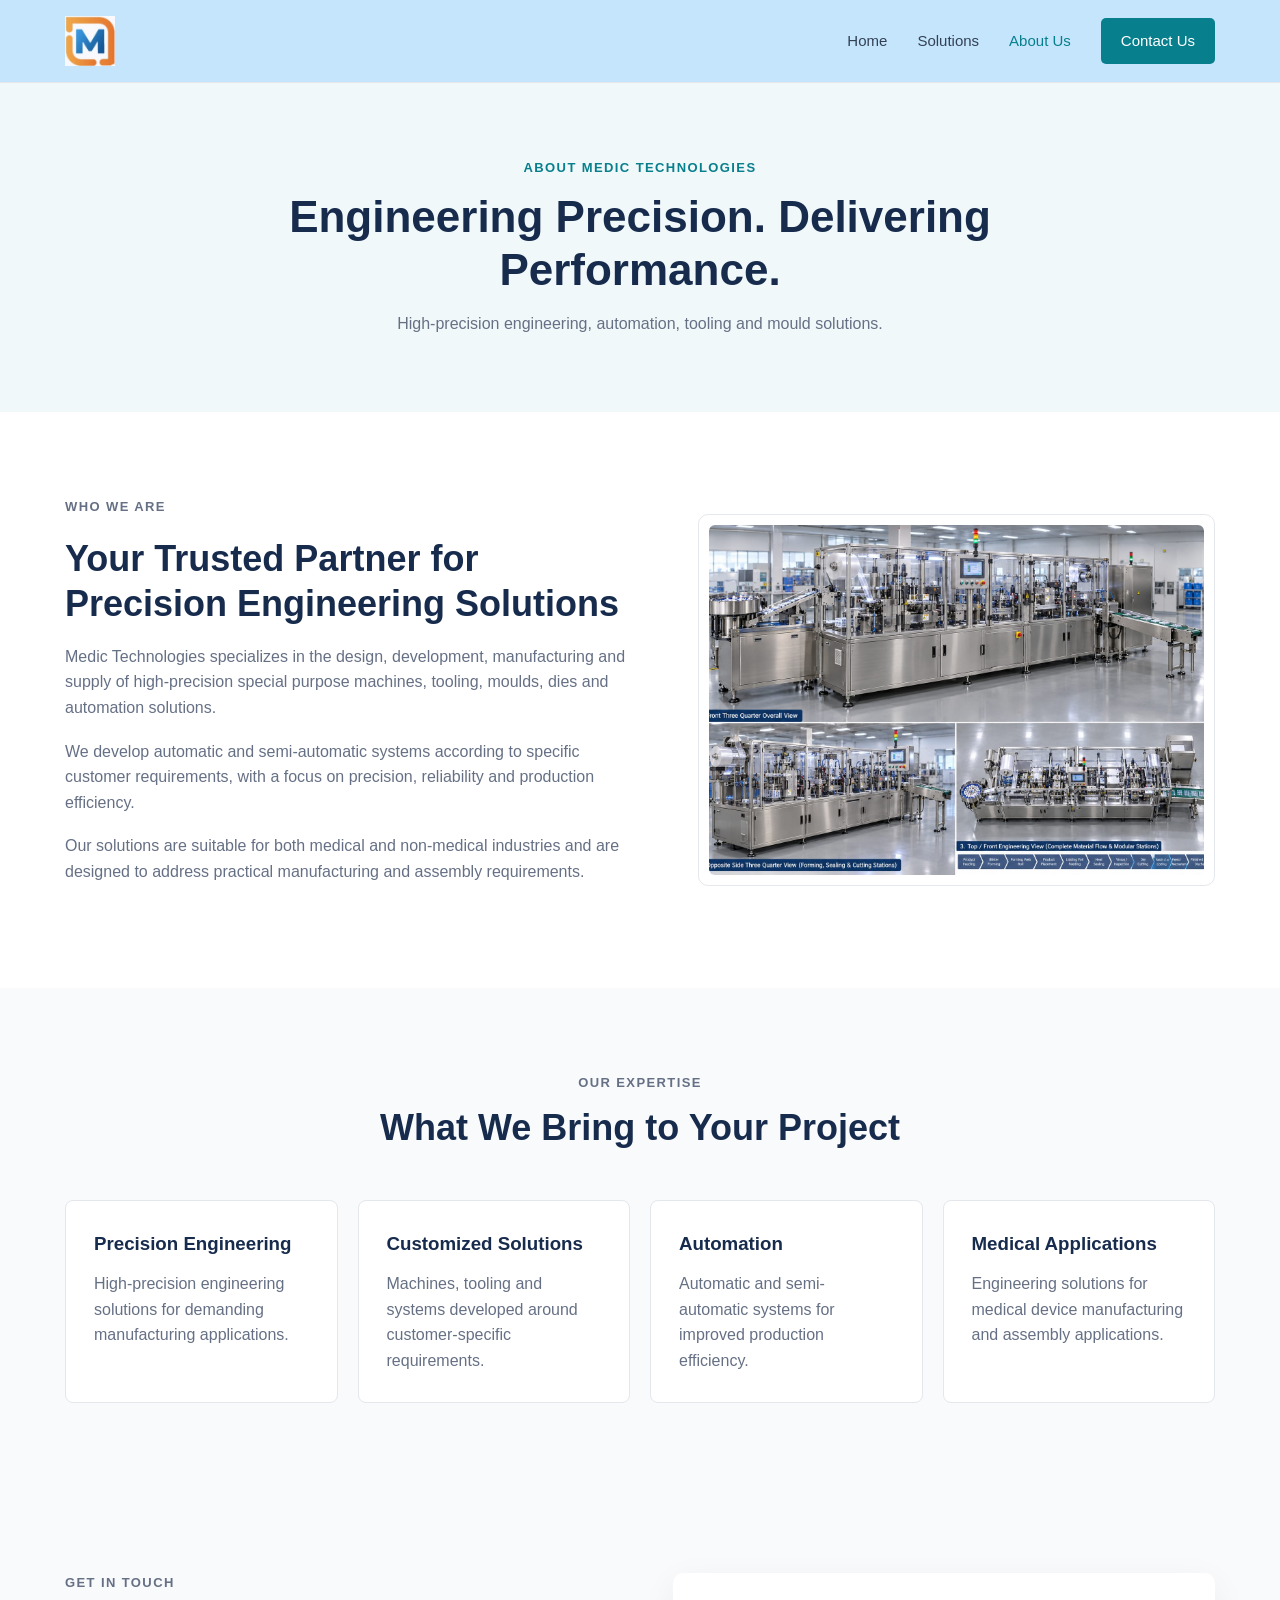
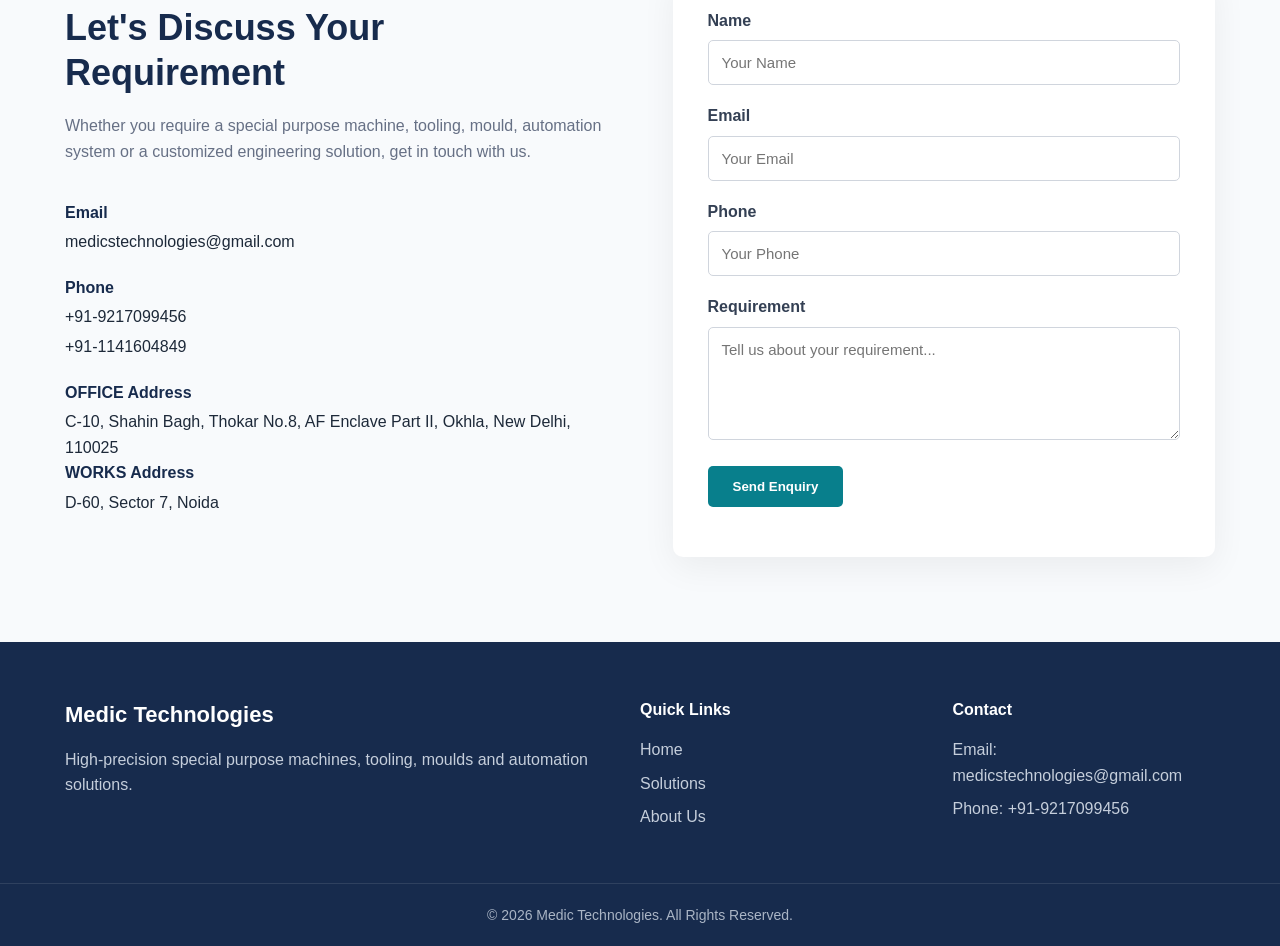
<file: about-review.html>
<!DOCTYPE html>
<html lang="en">

<head>

    <meta charset="UTF-8">

    <meta name="viewport" content="width=device-width, initial-scale=1.0">

    <title>About Us | Medic Technologies</title>

    <meta name="description"
          content="About Medic Technologies - precision engineering, automation, tooling and mould solutions.">

    <link rel="stylesheet" href="css/style.css">

</head>


<body>


<!-- ================= HEADER ================= -->

<header class="header">

    <div class="container nav-container">


        <a href="index.html" class="logo">

            <img src="images/LOGO.jpeg"
                 alt="Medic Technologies">

        </a>


        <button class="menu-toggle" id="menuToggle">
            ☰
        </button>


        <nav class="navbar" id="navbar">

            <a href="javascript:void(0)">
                Home
            </a>

            <a href="javascript:void(0)">
                Solutions
            </a>

            <a href="javascript:void(0)" class="active">
                About Us
            </a>

            <a href="#contact" class="nav-button">
                Contact Us
            </a>

        </nav>

    </div>

</header>



<!-- ================= PAGE HEADER ================= -->

<section class="page-header">

    <div class="container">

        <p class="section-label">
            ABOUT MEDIC TECHNOLOGIES
        </p>


        <h1>
            Engineering Precision.
            Delivering Performance.
        </h1>


        <p>

            High-precision engineering, automation,
            tooling and mould solutions.

        </p>

    </div>

</section>



<!-- ================= ABOUT ================= -->

<section class="section">

    <div class="container about-grid">


        <div>

            <p class="section-label">
                WHO WE ARE
            </p>


            <h2>
                Your Trusted Partner for
                Precision Engineering Solutions
            </h2>


            <p>

                Medic Technologies specializes in the design,
                development, manufacturing and supply of
                high-precision special purpose machines,
                tooling, moulds, dies and automation solutions.

            </p>


            <p>

                We develop automatic and semi-automatic
                systems according to specific customer
                requirements, with a focus on precision,
                reliability and production efficiency.

            </p>


            <p>

                Our solutions are suitable for both medical
                and non-medical industries and are designed
                to address practical manufacturing and
                assembly requirements.

            </p>

        </div>



        <div class="about-image">

            <img src="images/SPM.jpeg"
                 alt="Medic Technologies Engineering Solutions">

        </div>

    </div>

</section>



<!-- ================= CAPABILITIES ================= -->

<section class="why-section">

    <div class="container">


        <div class="section-heading">

            <p class="section-label">
                OUR EXPERTISE
            </p>


            <h2>
                What We Bring to Your Project
            </h2>

        </div>



        <div class="expertise-grid">


            <div class="expertise-card">

                <h3>
                    Precision Engineering
                </h3>

                <p>
                    High-precision engineering solutions
                    for demanding manufacturing applications.
                </p>

            </div>


            <div class="expertise-card">

                <h3>
                    Customized Solutions
                </h3>

                <p>
                    Machines, tooling and systems developed
                    around customer-specific requirements.
                </p>

            </div>


            <div class="expertise-card">

                <h3>
                    Automation
                </h3>

                <p>
                    Automatic and semi-automatic systems
                    for improved production efficiency.
                </p>

            </div>


            <div class="expertise-card">

                <h3>
                    Medical Applications
                </h3>

                <p>
                    Engineering solutions for medical device
                    manufacturing and assembly applications.
                </p>

            </div>


        </div>

    </div>

</section>



<!-- ================= CONTACT ================= -->

<section class="contact-section" id="contact">

    <div class="container contact-grid">


        <!-- CONTACT INFORMATION -->

        <div>

            <p class="section-label">
                GET IN TOUCH
            </p>


            <h2>
                Let's Discuss Your Requirement
            </h2>


            <p>

                Whether you require a special purpose machine,
                tooling, mould, automation system or a customized
                engineering solution, get in touch with us.

            </p>


            <div class="contact-details">


                <div>

                    <strong>
                        Email
                    </strong>

                    <p>
                        medicstechnologies@gmail.com
                    </p>

                </div>


                <div>

                    <strong>
                        Phone
                    </strong>

                    <p>
                        +91-9217099456
                    </p>
                    <p>
                        +91-1141604849
                    </p>

                </div>


                <div>

                    <strong>
                       OFFICE Address
                    </strong>

                    <p>
                        C-10, Shahin Bagh, Thokar No.8, AF Enclave Part II, Okhla, New Delhi, 110025
                    </p>
                     <strong>
                       WORKS Address
                    </strong>

                    <p>
                        D-60, Sector 7, Noida
                    </p>

                </div>


            </div>

        </div>



        <!-- CONTACT FORM -->

        <form class="contact-form" id="contactForm">


            <div>

                <label for="name">
                    Name
                </label>

                <input
                    type="text"
                    id="name"
                    name="name"
                    placeholder="Your Name"
                    required>

            </div>


            <div>

                <label for="email">
                    Email
                </label>

                <input
                    type="email"
                    id="email"
                    name="email"
                    placeholder="Your Email"
                    required>

            </div>


            <div>

                <label for="phone">
                    Phone
                </label>

                <input
                    type="tel"
                    id="phone"
                    name="phone"
                    placeholder="Your Phone">

            </div>


            <div>

                <label for="message">
                    Requirement
                </label>

                <textarea
                    id="message"
                    name="message"
                    rows="5"
                    placeholder="Tell us about your requirement..."
                    required></textarea>

            </div>


            <button
                type="submit"
                class="btn primary-btn">

                Send Enquiry

            </button>


            <p id="formMessage"
               class="form-message">
            </p>


        </form>

    </div>

</section>



<!-- ================= FOOTER ================= -->

<footer class="footer">

    <div class="container footer-grid">


        <div>

            <h3>
                Medic Technologies
            </h3>


            <p>

                High-precision special purpose machines,
                tooling, moulds and automation solutions.

            </p>

        </div>


        <div>

            <h4>
                Quick Links
            </h4>


            <a href="javascript:void(0)">
                Home
            </a>


            <a href="javascript:void(0)">
                Solutions
            </a>


            <a href="about.html">
                About Us
            </a>

        </div>


        <div>

            <h4>
                Contact
            </h4>


            <p>
                Email:  medicstechnologies@gmail.com
            </p>


            <p>
                Phone: +91-9217099456
            </p>

        </div>

    </div>


    <div class="copyright">

        © 2026 Medic Technologies.
        All Rights Reserved.

    </div>

</footer>



<script src="js/script.js"></script>

</body>

</html>
</file>
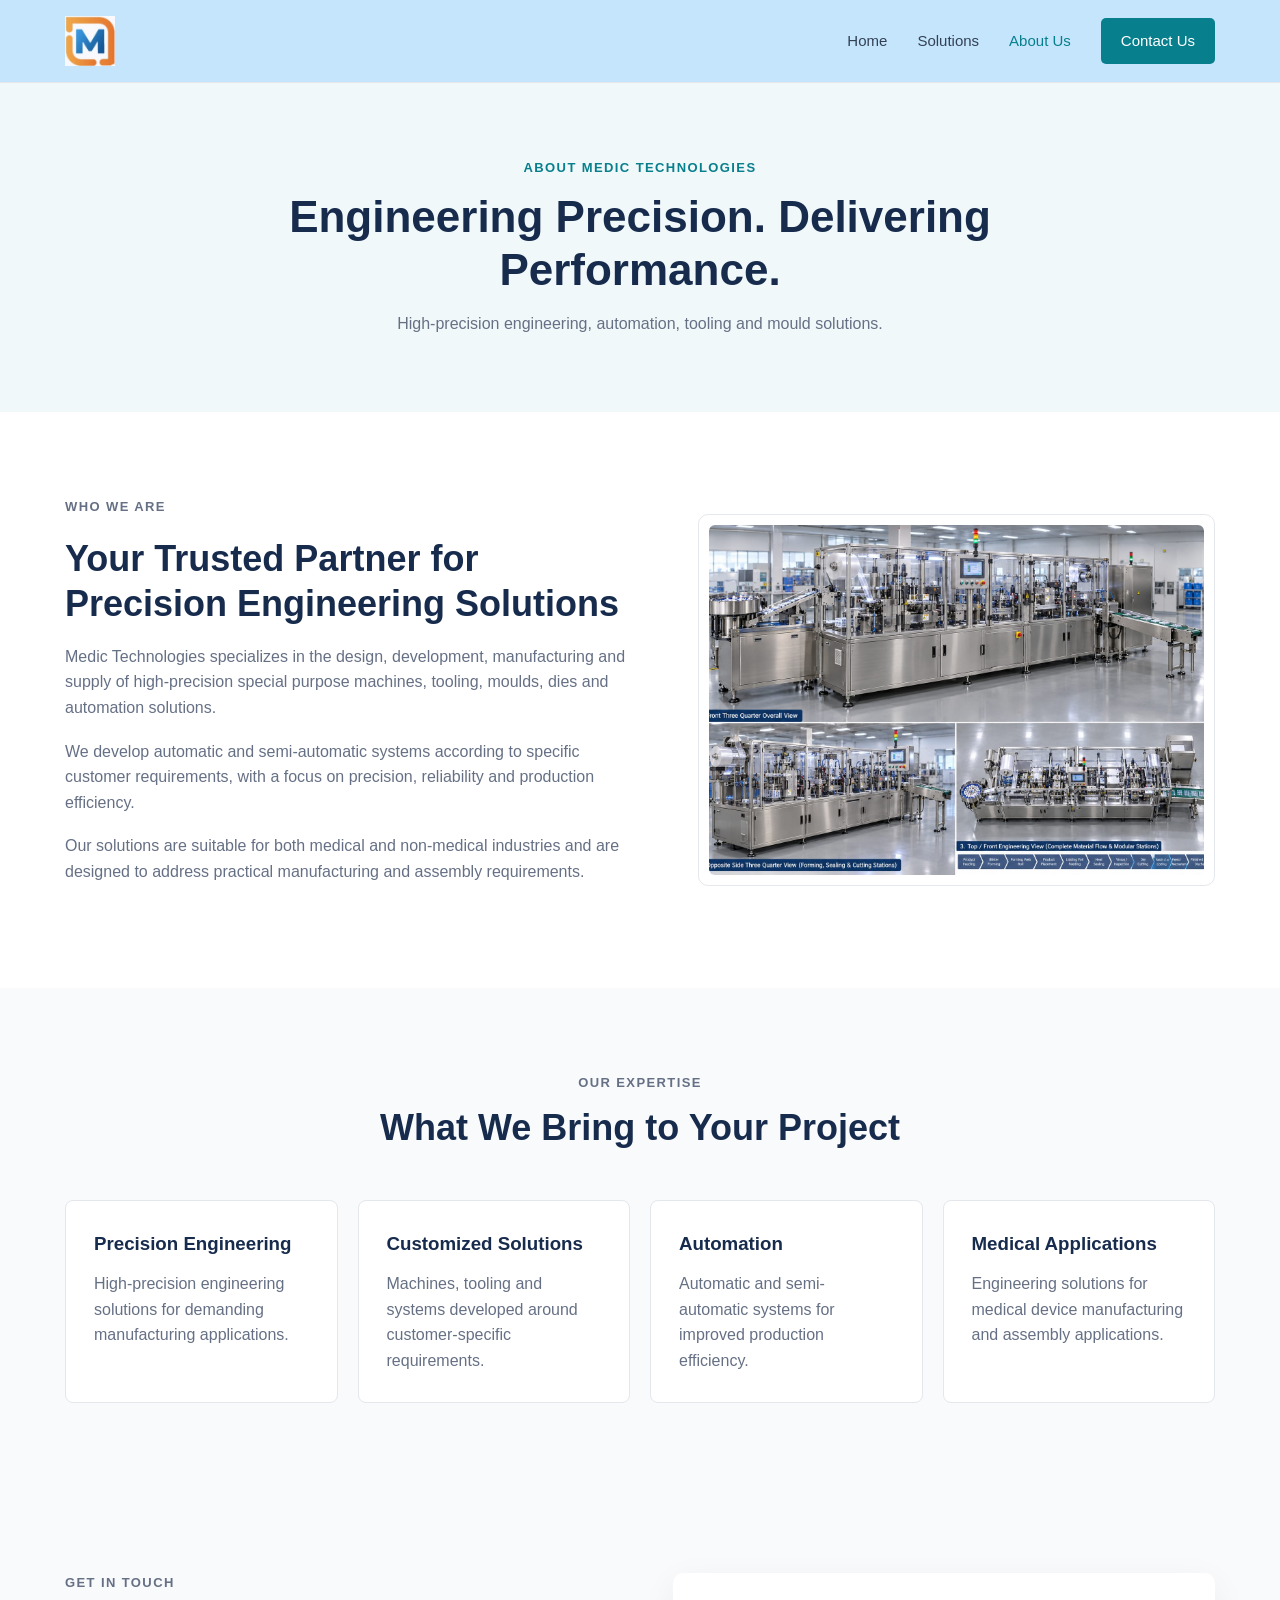
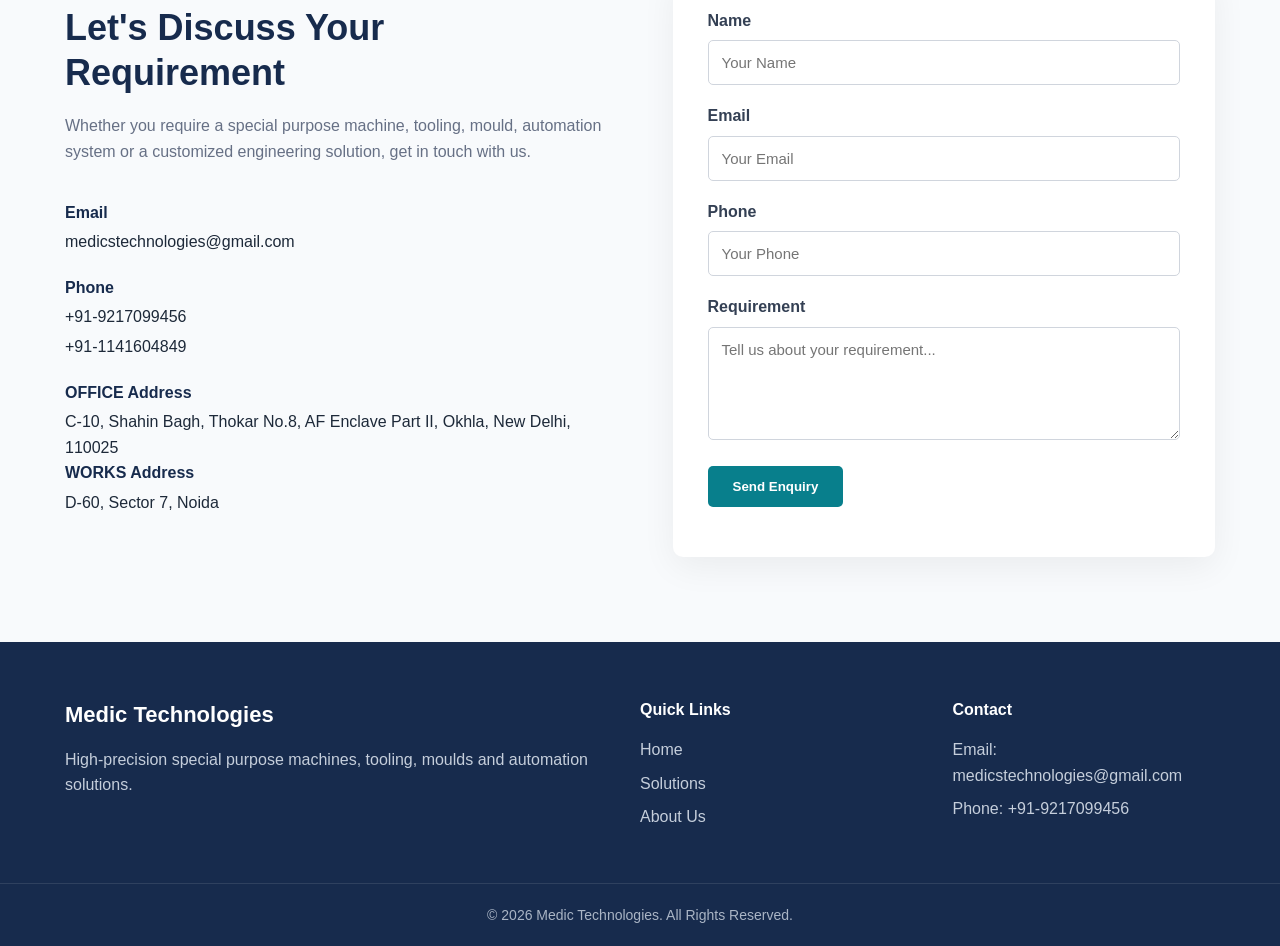
<file: about.html>
<!DOCTYPE html>
<html lang="en">

<head>

    <meta charset="UTF-8">

    <meta name="viewport" content="width=device-width, initial-scale=1.0">

    <title>About Us | Medic Technologies</title>

    <meta name="description"
          content="About Medic Technologies - precision engineering, automation, tooling and mould solutions.">

    <link rel="stylesheet" href="css/style.css">

</head>


<body>


<!-- ================= HEADER ================= -->

<header class="header">

    <div class="container nav-container">


        <a href="index.html" class="logo">

            <img src="images/LOGO.jpeg"
                 alt="Medic Technologies">

        </a>


        <button class="menu-toggle" id="menuToggle">
            ☰
        </button>


        <nav class="navbar" id="navbar">

            <a href="index.html">
                Home
            </a>

            <a href="solutions.html">
                Solutions
            </a>

            <a href="about.html" class="active">
                About Us
            </a>

            <a href="#contact" class="nav-button">
                Contact Us
            </a>

        </nav>

    </div>

</header>



<!-- ================= PAGE HEADER ================= -->

<section class="page-header">

    <div class="container">

        <p class="section-label">
            ABOUT MEDIC TECHNOLOGIES
        </p>


        <h1>
            Engineering Precision.
            Delivering Performance.
        </h1>


        <p>

            High-precision engineering, automation,
            tooling and mould solutions.

        </p>

    </div>

</section>



<!-- ================= ABOUT ================= -->

<section class="section">

    <div class="container about-grid">


        <div>

            <p class="section-label">
                WHO WE ARE
            </p>


            <h2>
                Your Trusted Partner for
                Precision Engineering Solutions
            </h2>


            <p>

                Medic Technologies specializes in the design,
                development, manufacturing and supply of
                high-precision special purpose machines,
                tooling, moulds, dies and automation solutions.

            </p>


            <p>

                We develop automatic and semi-automatic
                systems according to specific customer
                requirements, with a focus on precision,
                reliability and production efficiency.

            </p>


            <p>

                Our solutions are suitable for both medical
                and non-medical industries and are designed
                to address practical manufacturing and
                assembly requirements.

            </p>

        </div>



        <div class="about-image">

            <img src="images/SPM.jpeg"
                 alt="Medic Technologies Engineering Solutions">

        </div>

    </div>

</section>



<!-- ================= CAPABILITIES ================= -->

<section class="why-section">

    <div class="container">


        <div class="section-heading">

            <p class="section-label">
                OUR EXPERTISE
            </p>


            <h2>
                What We Bring to Your Project
            </h2>

        </div>



        <div class="expertise-grid">


            <div class="expertise-card">

                <h3>
                    Precision Engineering
                </h3>

                <p>
                    High-precision engineering solutions
                    for demanding manufacturing applications.
                </p>

            </div>


            <div class="expertise-card">

                <h3>
                    Customized Solutions
                </h3>

                <p>
                    Machines, tooling and systems developed
                    around customer-specific requirements.
                </p>

            </div>


            <div class="expertise-card">

                <h3>
                    Automation
                </h3>

                <p>
                    Automatic and semi-automatic systems
                    for improved production efficiency.
                </p>

            </div>


            <div class="expertise-card">

                <h3>
                    Medical Applications
                </h3>

                <p>
                    Engineering solutions for medical device
                    manufacturing and assembly applications.
                </p>

            </div>


        </div>

    </div>

</section>



<!-- ================= CONTACT ================= -->

<section class="contact-section" id="contact">

    <div class="container contact-grid">


        <!-- CONTACT INFORMATION -->

        <div>

            <p class="section-label">
                GET IN TOUCH
            </p>


            <h2>
                Let's Discuss Your Requirement
            </h2>


            <p>

                Whether you require a special purpose machine,
                tooling, mould, automation system or a customized
                engineering solution, get in touch with us.

            </p>


            <div class="contact-details">


                <div>

                    <strong>
                        Email
                    </strong>

                    <p>
                        medicstechnologies@gmail.com
                    </p>

                </div>


                <div>

                    <strong>
                        Phone
                    </strong>

                    <p>
                        +91-9217099456
                    </p>
                    <p>
                        +91-1141604849
                    </p>

                </div>


                <div>

                    <strong>
                       OFFICE Address
                    </strong>

                    <p>
                        C-10, Shahin Bagh, Thokar No.8, AF Enclave Part II, Okhla, New Delhi, 110025
                    </p>
                     <strong>
                       WORKS Address
                    </strong>

                    <p>
                        D-60, Sector 7, Noida
                    </p>

                </div>


            </div>

        </div>



        <!-- CONTACT FORM -->

        <form class="contact-form" id="contactForm">


            <div>

                <label for="name">
                    Name
                </label>

                <input
                    type="text"
                    id="name"
                    name="name"
                    placeholder="Your Name"
                    required>

            </div>


            <div>

                <label for="email">
                    Email
                </label>

                <input
                    type="email"
                    id="email"
                    name="email"
                    placeholder="Your Email"
                    required>

            </div>


            <div>

                <label for="phone">
                    Phone
                </label>

                <input
                    type="tel"
                    id="phone"
                    name="phone"
                    placeholder="Your Phone">

            </div>


            <div>

                <label for="message">
                    Requirement
                </label>

                <textarea
                    id="message"
                    name="message"
                    rows="5"
                    placeholder="Tell us about your requirement..."
                    required></textarea>

            </div>


            <button
                type="submit"
                class="btn primary-btn">

                Send Enquiry

            </button>


            <p id="formMessage"
               class="form-message">
            </p>


        </form>

    </div>

</section>



<!-- ================= FOOTER ================= -->

<footer class="footer">

    <div class="container footer-grid">


        <div>

            <h3>
                Medic Technologies
            </h3>


            <p>

                High-precision special purpose machines,
                tooling, moulds and automation solutions.

            </p>

        </div>


        <div>

            <h4>
                Quick Links
            </h4>


            <a href="index.html">
                Home
            </a>


            <a href="solutions.html">
                Solutions
            </a>


            <a href="about.html">
                About Us
            </a>

        </div>


        <div>

            <h4>
                Contact
            </h4>


            <p>
                Email:  medicstechnologies@gmail.com
            </p>


            <p>
                Phone: +91-9217099456
            </p>

        </div>

    </div>


    <div class="copyright">

        © 2026 Medic Technologies.
        All Rights Reserved.

    </div>

</footer>



<script src="js/script.js"></script>

</body>

</html>
</file>
<file: css/style.css>
/* =========================
   GLOBAL
========================= */

* {
    margin: 0;
    padding: 0;
    box-sizing: border-box;
}

html {
    scroll-behavior: smooth;
}

body {
    font-family: Arial, Helvetica, sans-serif;
    color: #1d2939;
    background: #ffffff;
    line-height: 1.6;
}

img {
    max-width: 100%;
    display: block;
}

a {
    text-decoration: none;
    color: inherit;
}

.container {
    width: 90%;
    max-width: 1150px;
    margin: auto;
}


/* =========================
   HEADER
========================= */

.header {
    background: #c4e5fc;
    border-bottom: 1px solid #e5e7eb;
    position: sticky;
    top: 0;
    z-index: 1000;
}

.nav-container {
    min-height: 82px;
    display: flex;
    align-items: center;
    justify-content: space-between;
}

.logo img {
    width: 50px;
    height: auto;
}

.navbar {
    display: flex;
    align-items: center;
    gap: 30px;
}

.navbar a {
    font-size: 15px;
    color: #344054;
    transition: 0.3s;
}

.navbar a:hover,
.navbar a.active {
    color: #087f8c;
}

.nav-button {
    background: #087f8c;
    color: #ffffff !important;
    padding: 11px 20px;
    border-radius: 5px;
}

.nav-button:hover {
    background: #066a75;
}

.menu-toggle {
    display: none;
    background: none;
    border: none;
    font-size: 28px;
    cursor: pointer;
}


/* =========================
   HERO
========================= */

.hero {
    background: #9da9ef;
    padding: 80px 0;
}

.hero-content {
    display: grid;
    grid-template-columns: 1.1fr 1fr;
    gap: 60px;
    align-items: center;
}

.hero-small-title,
.section-label {
    color: #087f8c;
    font-size: 13px;
    font-weight: 700;
    letter-spacing: 1.4px;
    margin-bottom: 12px;
}

.hero h1 {
    font-size: 50px;
    line-height: 1.12;
    color: #172b4d;
    margin-bottom: 25px;
}

.hero h1 span {
    color: #087f8c;
    display: block;
}

.hero-description {
    font-size: 17px;
    color: #667085;
    max-width: 650px;
    margin-bottom: 30px;
}

.hero-buttons {
    display: flex;
    gap: 15px;
}

.hero-image {
    background: #ffffff;
    padding: 12px;
    border-radius: 12px;
    box-shadow: 0 15px 40px rgba(0, 0, 0, 0.10);
}

.hero-image img {
    width: 100%;
    height: 360px;
    object-fit: cover;
    border-radius: 7px;
}


/* =========================
   BUTTONS
========================= */

.btn {
    display: inline-block;
    padding: 13px 25px;
    border-radius: 5px;
    font-weight: 600;
    border: none;
    cursor: pointer;
}

.primary-btn {
    background: #087f8c;
    color: #ffffff;
}

.primary-btn:hover {
    background: #066a75;
}

.secondary-btn {
    border: 1px solid #087f8c;
    color: #087f8c;
}

.secondary-btn:hover {
    background: #087f8c;
    color: #ffffff;
}

.white-btn {
    background: #ffffff;
    color: #087f8c;
}


/* =========================
   COMMON SECTIONS
========================= */

.section {
    padding: 85px 0;
}

.section-heading {
    text-align: center;
    max-width: 760px;
    margin: 0 auto 50px;
}

.section-heading h2,
.why-section h2,
.about-grid h2,
.contact-grid h2 {
    color: #172b4d;
    font-size: 36px;
    line-height: 1.25;
    margin-bottom: 18px;
}

.section-heading p:not(.section-label),
.why-section p,
.about-grid p,
.contact-grid > div > p {
    color: #667085;
}


/* =========================
   SERVICE CARDS
========================= */

.service-grid {
    display: grid;
    grid-template-columns: repeat(3, 1fr);
    gap: 25px;
}

.service-card {
    border: 1px solid #e4e7ec;
    border-radius: 9px;
    overflow: hidden;
    background: #ffffff;
    transition: 0.3s;
}

.service-card:hover {
    transform: translateY(-5px);
    box-shadow: 0 12px 30px rgba(0, 0, 0, 0.08);
}

.service-image {
    width: 100%;
    height: 210px;
    overflow: hidden;
}

.service-image img {
    width: 100%;
    height: 100%;
    object-fit: cover;
}

.service-card h3 {
    color: #172b4d;
    font-size: 21px;
    margin: 25px 25px 10px;
}

.service-card p {
    color: #667085;
    margin: 0 25px 18px;
}

.service-card a {
    color: #087f8c;
    font-weight: 600;
    display: inline-block;
    margin: 0 25px 25px;
}


/* =========================
   MEDICAL SECTION
========================= */

.medical-section {
    background: #f7fafc;
    padding: 85px 0;
}

.medical-grid {
    display: grid;
    grid-template-columns: 1fr 1fr;
    gap: 65px;
    align-items: center;
}

.medical-image {
    background: #ffffff;
    padding: 10px;
    border-radius: 10px;
    box-shadow: 0 10px 30px rgba(0, 0, 0, 0.08);
}

.medical-image img {
    width: 100%;
    height: 340px;
    object-fit: cover;
    border-radius: 6px;
}

.medical-content h2 {
    color: #172b4d;
    font-size: 36px;
    line-height: 1.25;
    margin-bottom: 18px;
}

.medical-content > p {
    color: #667085;
    margin-bottom: 25px;
}

.medical-list {
    display: grid;
    grid-template-columns: 1fr 1fr;
    gap: 12px;
}

.medical-list div {
    background: #ffffff;
    padding: 13px 15px;
    border: 1px solid #e4e7ec;
    border-radius: 5px;
    color: #344054;
}

.medical-list div::first-letter {
    color: #087f8c;
}


/* =========================
   SOLUTION CARDS
========================= */

.solution-grid {
    display: grid;
    grid-template-columns: repeat(3, 1fr);
    gap: 20px;
}

.solution-card {
    padding: 28px;
    border: 1px solid #e4e7ec;
    border-radius: 8px;
    background: #ffffff;
    transition: 0.3s;
}

.solution-card:hover {
    border-color: #087f8c;
    transform: translateY(-4px);
}

.solution-card h3 {
    color: #172b4d;
    margin-bottom: 12px;
}

.solution-card p {
    color: #667085;
}


/* =========================
   WHY SECTION
========================= */

.why-section {
    background: #f8fafc;
    padding: 85px 0;
}

.why-grid {
    display: grid;
    grid-template-columns: 1fr 1fr;
    gap: 70px;
    align-items: center;
}

.check-list {
    display: flex;
    flex-direction: column;
    gap: 14px;
}

.check-list div {
    background: #ffffff;
    padding: 16px 20px;
    border-radius: 6px;
    border: 1px solid #e4e7ec;
    color: #344054;
}

.check-list span {
    color: #087f8c;
    font-weight: bold;
    margin-right: 12px;
}


/* =========================
   CTA
========================= */

.cta-section {
    background: #087f8c;
    color: #ffffff;
    text-align: center;
    padding: 75px 20px;
}

.cta-section h2 {
    font-size: 35px;
    margin-bottom: 15px;
}

.cta-section p {
    margin-bottom: 25px;
    opacity: 0.9;
}


/* =========================
   PAGE HEADER
========================= */

.page-header {
    background: #f1f8fa;
    padding: 75px 0;
    text-align: center;
}

.page-header h1 {
    font-size: 44px;
    color: #172b4d;
    max-width: 850px;
    margin: auto auto 15px;
    line-height: 1.2;
}

.page-header p:last-child {
    color: #667085;
}


/* =========================
   SOLUTION DETAIL PAGE
========================= */

.solution-detail-section {
    padding: 80px 0;
}

.solution-detail-section.alternate {
    background: #f8fafc;
}

.solution-detail-grid {
    display: grid;
    grid-template-columns: 1fr 1fr;
    gap: 65px;
    align-items: center;
}

.solution-detail-image {
    background: #ffffff;
    padding: 10px;
    border: 1px solid #e4e7ec;
    border-radius: 10px;
}

.solution-detail-image img {
    width: 100%;
    height: 350px;
    object-fit: cover;
    border-radius: 6px;
}

.solution-detail-content h2 {
    font-size: 34px;
    color: #172b4d;
    margin-bottom: 15px;
}

.solution-detail-content > p:not(.section-label) {
    color: #667085;
    margin-bottom: 22px;
}

.solution-detail-content ul {
    list-style: none;
}

.solution-detail-content li {
    padding: 9px 0;
    border-bottom: 1px solid #edf0f3;
    color: #475467;
}

.solution-detail-content li::before {
    content: "✓";
    color: #087f8c;
    font-weight: bold;
    margin-right: 10px;
}


/* =========================
   MEDICAL APPLICATION GRID
========================= */

.medical-application-grid {
    display: grid;
    grid-template-columns: repeat(5, 1fr);
    gap: 15px;
}

.medical-application-grid div {
    background: #ffffff;
    border: 1px solid #dcebed;
    padding: 20px 12px;
    text-align: center;
    border-radius: 7px;
    color: #344054;
}


/* =========================
   ABOUT
========================= */

.about-grid {
    display: grid;
    grid-template-columns: 1.1fr 1fr;
    gap: 65px;
    align-items: center;
}

.about-grid p {
    margin-bottom: 18px;
}

.about-image {
    background: #ffffff;
    padding: 10px;
    border: 1px solid #e4e7ec;
    border-radius: 10px;
}

.about-image img {
    width: 100%;
    height: 350px;
    object-fit: cover;
    border-radius: 6px;
}


/* =========================
   EXPERTISE
========================= */

.expertise-grid {
    display: grid;
    grid-template-columns: repeat(4, 1fr);
    gap: 20px;
}

.expertise-card {
    background: #ffffff;
    padding: 28px;
    border: 1px solid #e4e7ec;
    border-radius: 8px;
}

.expertise-card h3 {
    color: #172b4d;
    margin-bottom: 12px;
}

.expertise-card p {
    color: #667085;
}


/* =========================
   CONTACT
========================= */

.contact-section {
    background: #f8fafc;
    padding: 85px 0;
}

.contact-grid {
    display: grid;
    grid-template-columns: 1fr 1fr;
    gap: 65px;
}

.contact-details {
    margin-top: 35px;
    display: flex;
    flex-direction: column;
    gap: 20px;
}

.contact-details strong {
    color: #172b4d;
}

.contact-details p {
    margin-top: 4px;
}

.contact-form {
    background: #ffffff;
    padding: 35px;
    border-radius: 10px;
    box-shadow: 0 10px 35px rgba(0, 0, 0, 0.06);
}

.contact-form div {
    margin-bottom: 18px;
}

.contact-form label {
    display: block;
    margin-bottom: 7px;
    font-weight: 600;
    color: #344054;
}

.contact-form input,
.contact-form textarea {
    width: 100%;
    border: 1px solid #d0d5dd;
    padding: 13px;
    border-radius: 5px;
    font-family: inherit;
    font-size: 15px;
}

.contact-form input:focus,
.contact-form textarea:focus {
    outline: none;
    border-color: #087f8c;
}

.form-message {
    margin-top: 15px;
    color: #087f8c;
    font-weight: 600;
}


/* =========================
   FOOTER
========================= */

.footer {
    background: #172b4d;
    color: #ffffff;
    padding-top: 55px;
}

.footer-grid {
    display: grid;
    grid-template-columns: 2fr 1fr 1fr;
    gap: 50px;
    padding-bottom: 45px;
}

.footer h3 {
    font-size: 22px;
    margin-bottom: 15px;
}

.footer h4 {
    margin-bottom: 15px;
}

.footer p {
    color: #c5cedb;
    margin-bottom: 8px;
}

.footer a {
    display: block;
    color: #c5cedb;
    margin-bottom: 8px;
}

.footer a:hover {
    color: #ffffff;
}

.copyright {
    border-top: 1px solid rgba(255, 255, 255, 0.1);
    padding: 20px;
    text-align: center;
    color: #aab5c5;
    font-size: 14px;
}


/* =========================
   MOBILE
========================= */

@media (max-width: 900px) {

    .menu-toggle {
        display: block;
    }

    .navbar {
        position: absolute;
        top: 82px;
        left: 0;
        width: 100%;
        background: #ffffff;
        display: none;
        flex-direction: column;
        align-items: stretch;
        padding: 20px;
        border-bottom: 1px solid #e4e7ec;
    }

    .navbar.show {
        display: flex;
    }

    .navbar a {
        padding: 10px;
    }

    .hero {
        padding: 60px 0;
    }

    .hero-content,
    .medical-grid,
    .solution-detail-grid,
    .about-grid,
    .contact-grid,
    .why-grid {
        grid-template-columns: 1fr;
    }

    .hero h1 {
        font-size: 40px;
    }

    .hero-image img {
        height: 300px;
    }

    .service-grid {
        grid-template-columns: 1fr;
    }

    .solution-grid {
        grid-template-columns: 1fr 1fr;
    }

    .medical-application-grid {
        grid-template-columns: 1fr 1fr;
    }

    .expertise-grid {
        grid-template-columns: 1fr 1fr;
    }

    .footer-grid {
        grid-template-columns: 1fr;
    }

}


@media (max-width: 600px) {

    .container {
        width: 92%;
    }

    .logo img {
        width: 190px;
    }

    .hero h1 {
        font-size: 34px;
    }

    .hero-description {
        font-size: 16px;
    }

    .hero-buttons {
        flex-direction: column;
        align-items: stretch;
    }

    .hero-buttons .btn {
        text-align: center;
    }

    .section {
        padding: 60px 0;
    }

    .section-heading h2,
    .medical-content h2,
    .why-section h2,
    .about-grid h2,
    .contact-grid h2 {
        font-size: 29px;
    }

    .page-header h1 {
        font-size: 34px;
    }

    .solution-grid,
    .medical-list,
    .expertise-grid,
    .medical-application-grid {
        grid-template-columns: 1fr;
    }

    .solution-detail-section {
        padding: 60px 0;
    }

    .solution-detail-content h2 {
        font-size: 29px;
    }

    .footer {
        padding-top: 40px;
    }

}
</file>
